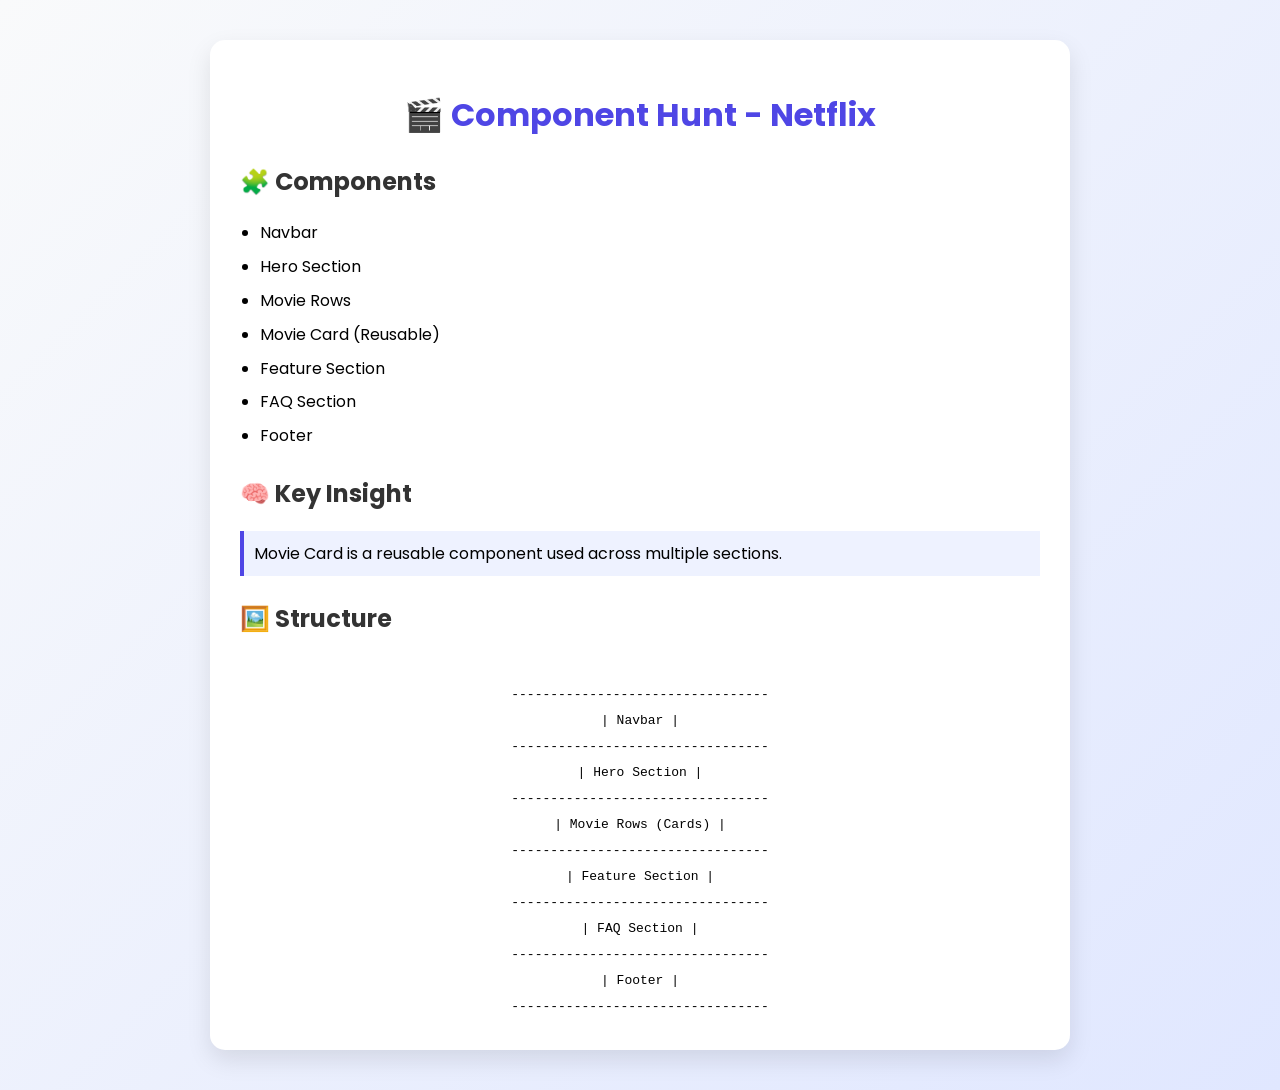
<file: component-hunt/index.html>
<!DOCTYPE html>
<html lang="en">
<head>
    <meta charset="UTF-8">
    <title>Component Hunt - Netflix</title>

    <!-- Google Font -->
    <link href="https://fonts.googleapis.com/css2?family=Poppins:wght@300;500;700&display=swap" rel="stylesheet">

    <style>
        body {
            font-family: 'Poppins', sans-serif;
            margin: 0;
            padding: 40px;
            background: linear-gradient(135deg, #f9fafb, #e0e7ff);
        }

        .container {
            max-width: 800px;
            margin: auto;
            background: white;
            padding: 30px;
            border-radius: 15px;
            box-shadow: 0 10px 25px rgba(0,0,0,0.1);
        }

        h1 {
            text-align: center;
            color: #4f46e5;
            margin-bottom: 20px;
        }

        h2 {
            color: #333;
            margin-top: 25px;
        }

        ul {
            line-height: 1.8; /* 🔥 spacing */
            padding-left: 20px;
        }

        li {
            margin-bottom: 5px;
        }

        p {
            line-height: 1.6;
        }

        /* Structure (no background box, centered) */
        .structure {
            text-align: center;
            font-family: monospace;
            line-height: 2;
            margin-top: 20px;
            white-space: pre-line;
        }

        /* Highlight important line */
        .highlight {
            margin-top: 15px;
            padding: 10px;
            border-left: 4px solid #4f46e5;
            background: #eef2ff;
        }
    </style>
</head>

<body>

<div class="container">

    <h1>🎬 Component Hunt - Netflix</h1>

    <h2>🧩 Components</h2>
    <ul>
        <li>Navbar</li>
        <li>Hero Section</li>
        <li>Movie Rows</li>
        <li>Movie Card (Reusable)</li>
        <li>Feature Section</li>
        <li>FAQ Section</li>
        <li>Footer</li>
    </ul>

    <h2>🧠 Key Insight</h2>
    <div class="highlight">
        Movie Card is a reusable component used across multiple sections.
    </div>

    <h2>🖼️ Structure</h2>

    <div class="structure">
---------------------------------
| Navbar                        |
---------------------------------
|        Hero Section           |
---------------------------------
|  Movie Rows (Cards)           |
---------------------------------
|  Feature Section              |
---------------------------------
|  FAQ Section                  |
---------------------------------
|  Footer                       |
---------------------------------
    </div>

</div>

</body>
</html>
</file>
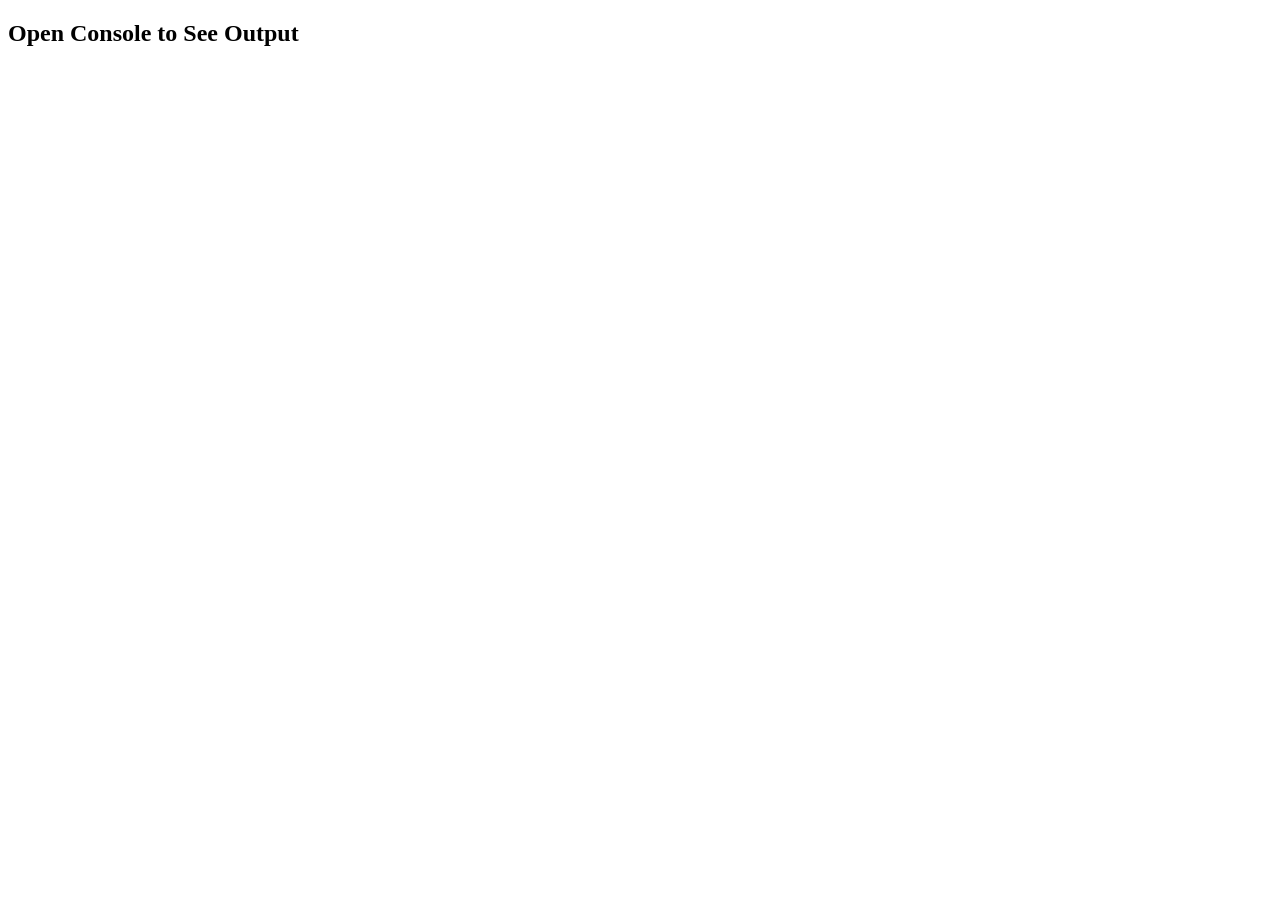
<file: console-challenge/index.html>
<!DOCTYPE html>
<html lang="en">
<head>
    <meta charset="UTF-8">
    <title>Console Challenge</title>
</head>
<body>

    <h2>Open Console to See Output</h2>

    <script src="script.js"></script>
</body>
</html>
</file>
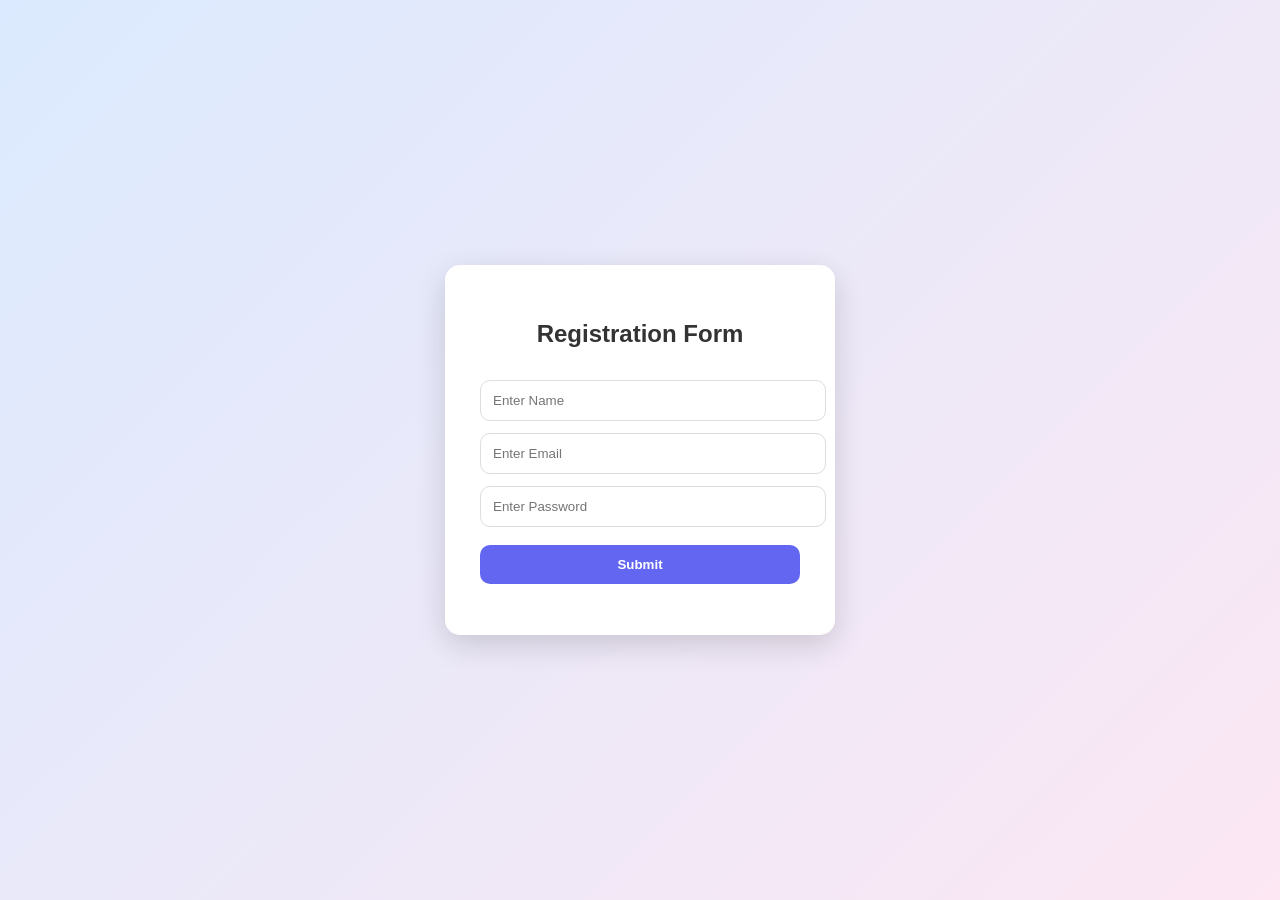
<file: interactive-form/index.html>
<!DOCTYPE html>
<html lang="en">
<head>
    <meta charset="UTF-8">
    <title>Interactive Form</title>
    <link rel="stylesheet" href="style.css">
</head>
<body>

    <div class="form-container">
        <h2>Registration Form</h2>

        <form id="myForm">
            <input type="text" id="name" placeholder="Enter Name">
            <small class="error" id="nameError"></small>

            <input type="email" id="email" placeholder="Enter Email">
            <small class="error" id="emailError"></small>

            <input type="password" id="password" placeholder="Enter Password">
            <small class="error" id="passwordError"></small>

            <button type="submit">Submit</button>
        </form>

        <p id="successMessage"></p>
    </div>

    <script src="script.js"></script>
</body>
</html>
</file>
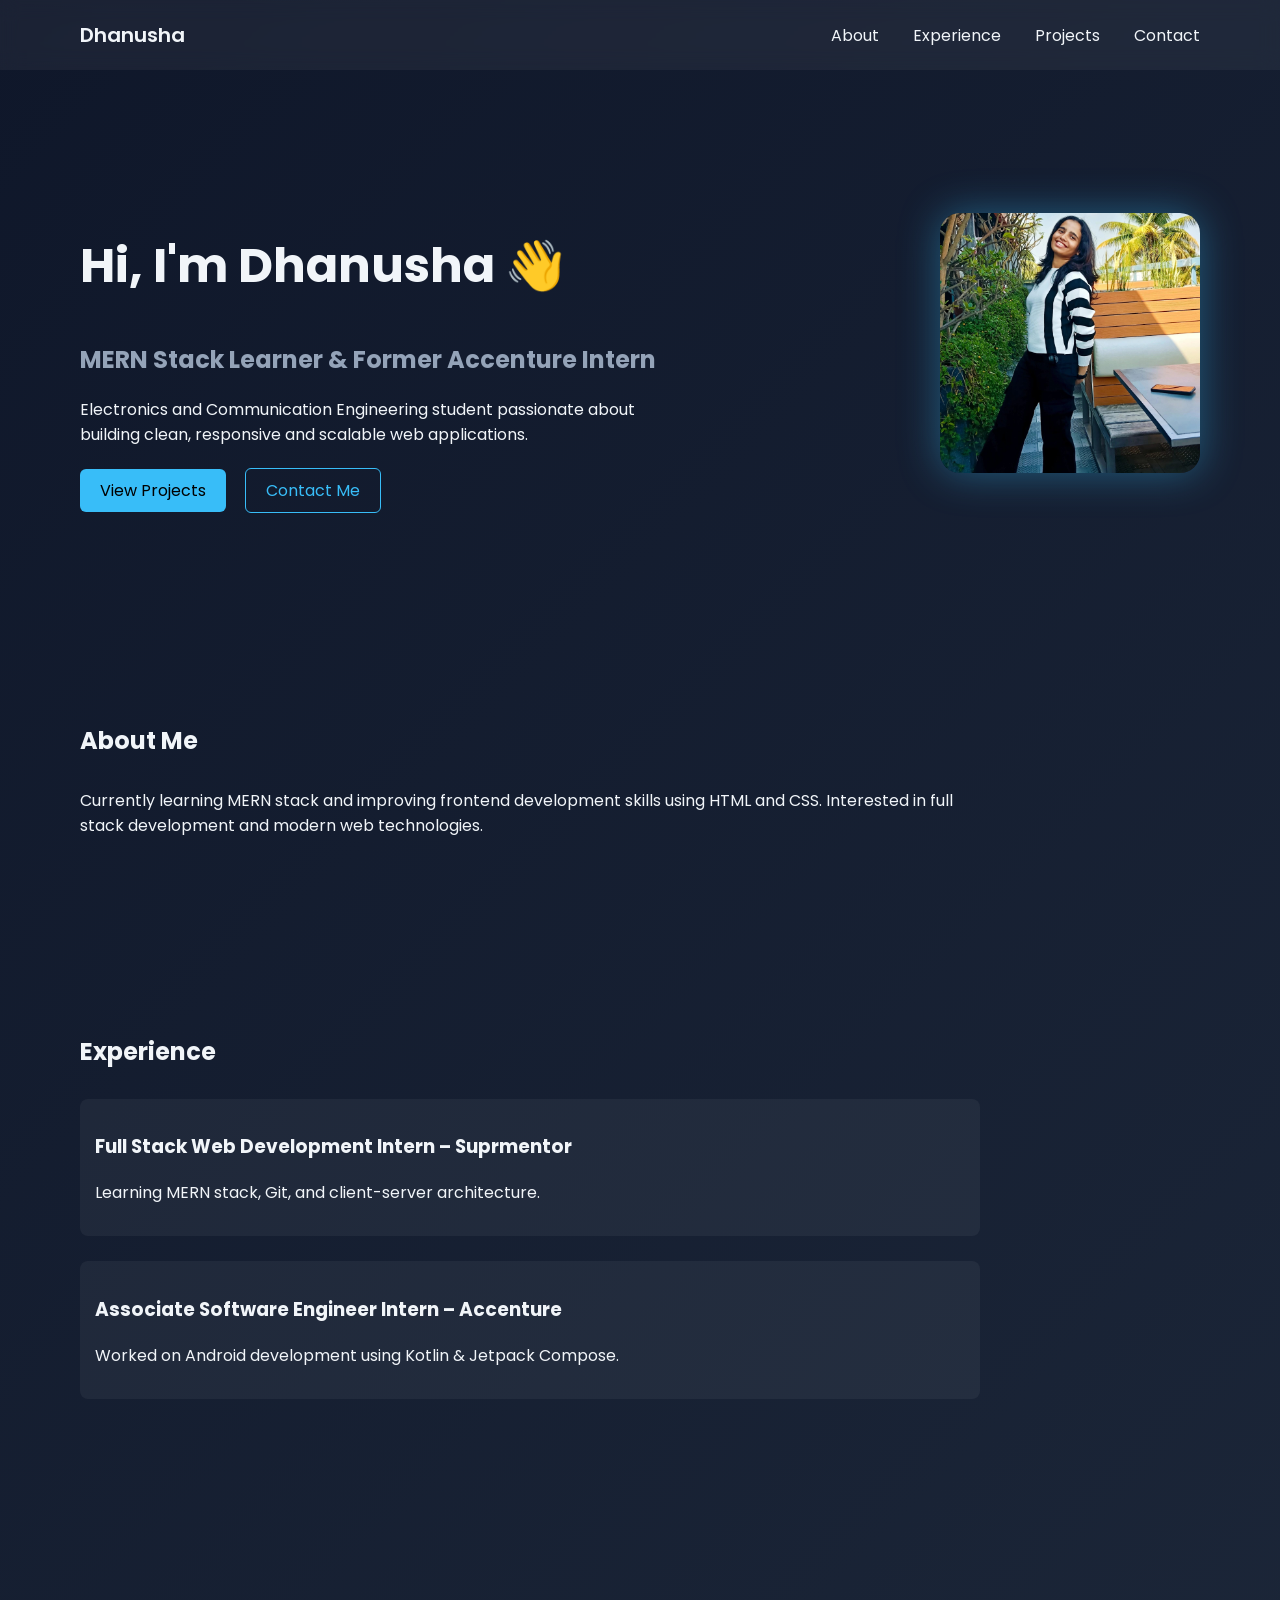
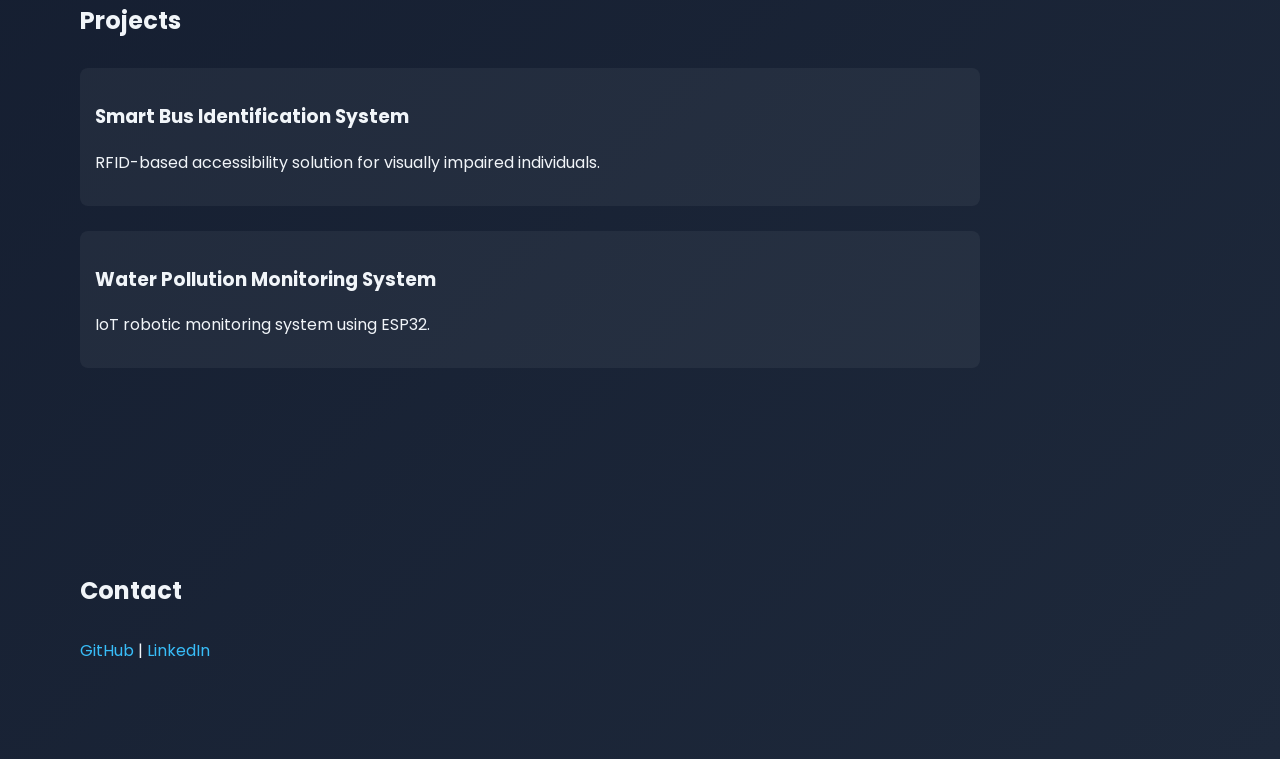
<file: portfolio/index.html>
<!DOCTYPE html>
<html>
<head>
    <title>Dhanusha | Portfolio</title>

    <!-- Google Font -->
    <link href="https://fonts.googleapis.com/css2?family=Poppins:wght@300;400;600&display=swap" rel="stylesheet">

    <link rel="stylesheet" href="style.css">
</head>

<body>

<nav>
    <div class="logo">Dhanusha</div>
    <div class="nav-links">
        <a href="#about">About</a>
        <a href="#experience">Experience</a>
        <a href="#projects">Projects</a>
        <a href="#contact">Contact</a>
    </div>
</nav>

<section class="hero">
    <div class="hero-text">
        <h1 class="reveal">Hi, I'm Dhanusha 👋</h1>
        <h2 class="reveal">MERN Stack Learner & Former Accenture Intern</h2>
        <p class="reveal">
            Electronics and Communication Engineering student passionate about 
            building clean, responsive and scalable web applications.
        </p>

        <div class="hero-buttons reveal">
            <a href="#projects" class="btn">View Projects</a>
            <a href="#contact" class="btn-outline">Contact Me</a>
        </div>
    </div>

    <div class="hero-image reveal">
        <img src="profile copy.jpeg" alt="Profile Photo">
    </div>
</section>

<section id="about" class="section reveal">
    <h2>About Me</h2>
    <p>
        Currently learning MERN stack and improving frontend development 
        skills using HTML and CSS. Interested in full stack development 
        and modern web technologies.
    </p>
</section>

<section id="experience" class="section reveal">
    <h2>Experience</h2>

    <div class="item">
        <h3>Full Stack Web Development Intern – Suprmentor</h3>
        <p>Learning MERN stack, Git, and client-server architecture.</p>
    </div>

    <div class="item">
        <h3>Associate Software Engineer Intern – Accenture</h3>
        <p>Worked on Android development using Kotlin & Jetpack Compose.</p>
    </div>
</section>

<section id="projects" class="section reveal">
    <h2>Projects</h2>

    <div class="item">
        <h3>Smart Bus Identification System</h3>
        <p>RFID-based accessibility solution for visually impaired individuals.</p>
    </div>

    <div class="item">
        <h3>Water Pollution Monitoring System</h3>
        <p>IoT robotic monitoring system using ESP32.</p>
    </div>
</section>

<section id="contact" class="section reveal">
    <h2>Contact</h2>
    <p>
        <a href="https://github.com/" target="_blank">GitHub</a> |
        <a href="https://linkedin.com/" target="_blank">LinkedIn</a>
    </p>
</section>

<script>
    // Scroll reveal animation
    function revealOnScroll() {
        const reveals = document.querySelectorAll('.reveal');
        for (let i = 0; i < reveals.length; i++) {
            const windowHeight = window.innerHeight;
            const elementTop = reveals[i].getBoundingClientRect().top;
            const elementVisible = 100;

            if (elementTop < windowHeight - elementVisible) {
                reveals[i].classList.add("active");
            }
        }
    }

    window.addEventListener("scroll", revealOnScroll);
</script>

</body>
</html>
</file>
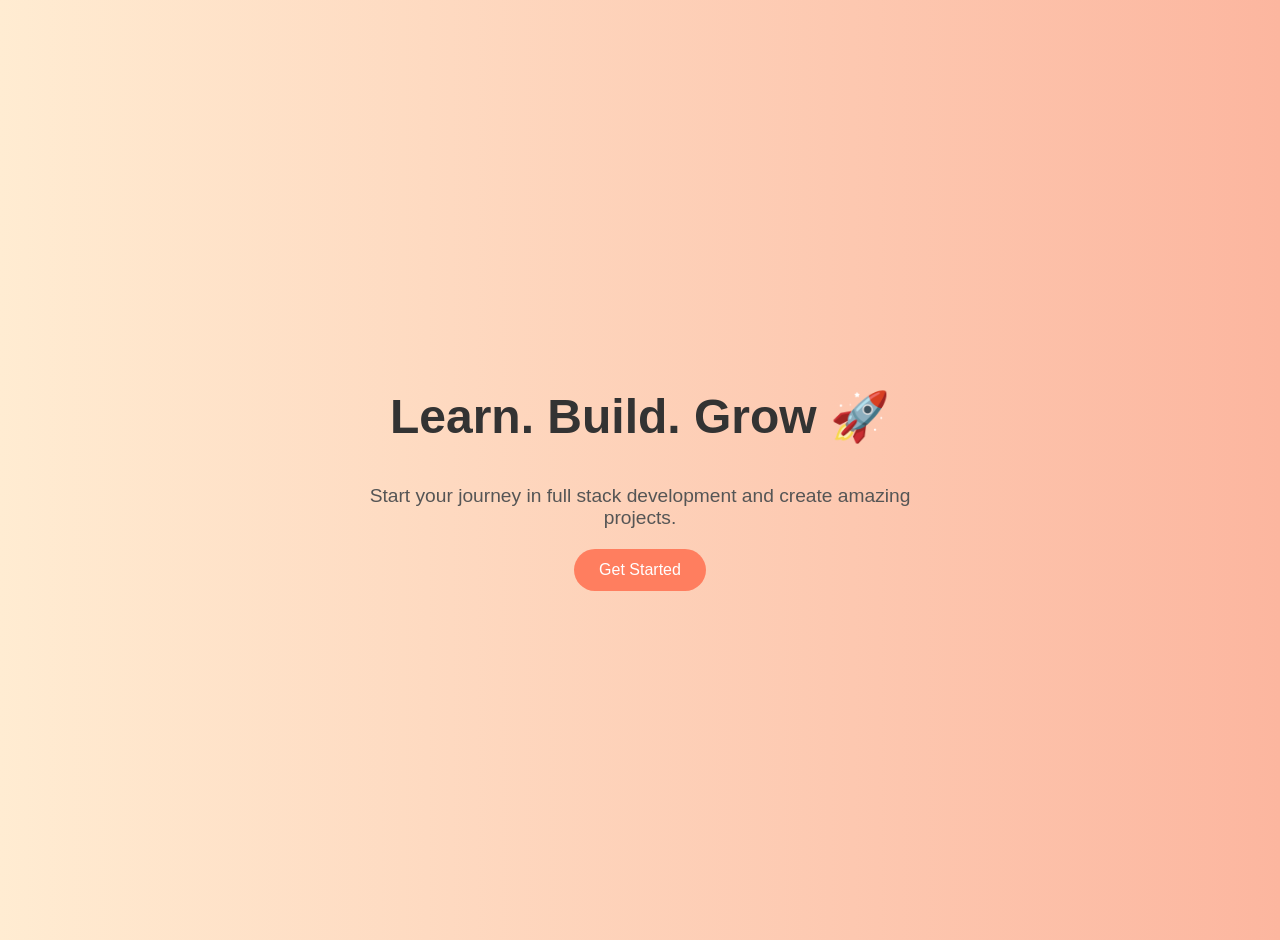
<file: responsive_hero/index.html>
<!DOCTYPE html>
<html lang="en">
<head>
    <meta charset="UTF-8">
    <meta name="viewport" content="width=device-width, initial-scale=1.0">
    <title>Responsive Hero Page</title>
    <link rel="stylesheet" href="style.css">
</head>
<body>

    <section class="hero">
        <div class="hero-text">
            <h1>Learn. Build. Grow 🚀</h1>
            <p>Start your journey in full stack development and create amazing projects.</p>
            <a href="#" class="btn">Get Started</a>
        </div>
    </section>

</body>
</html>
</file>
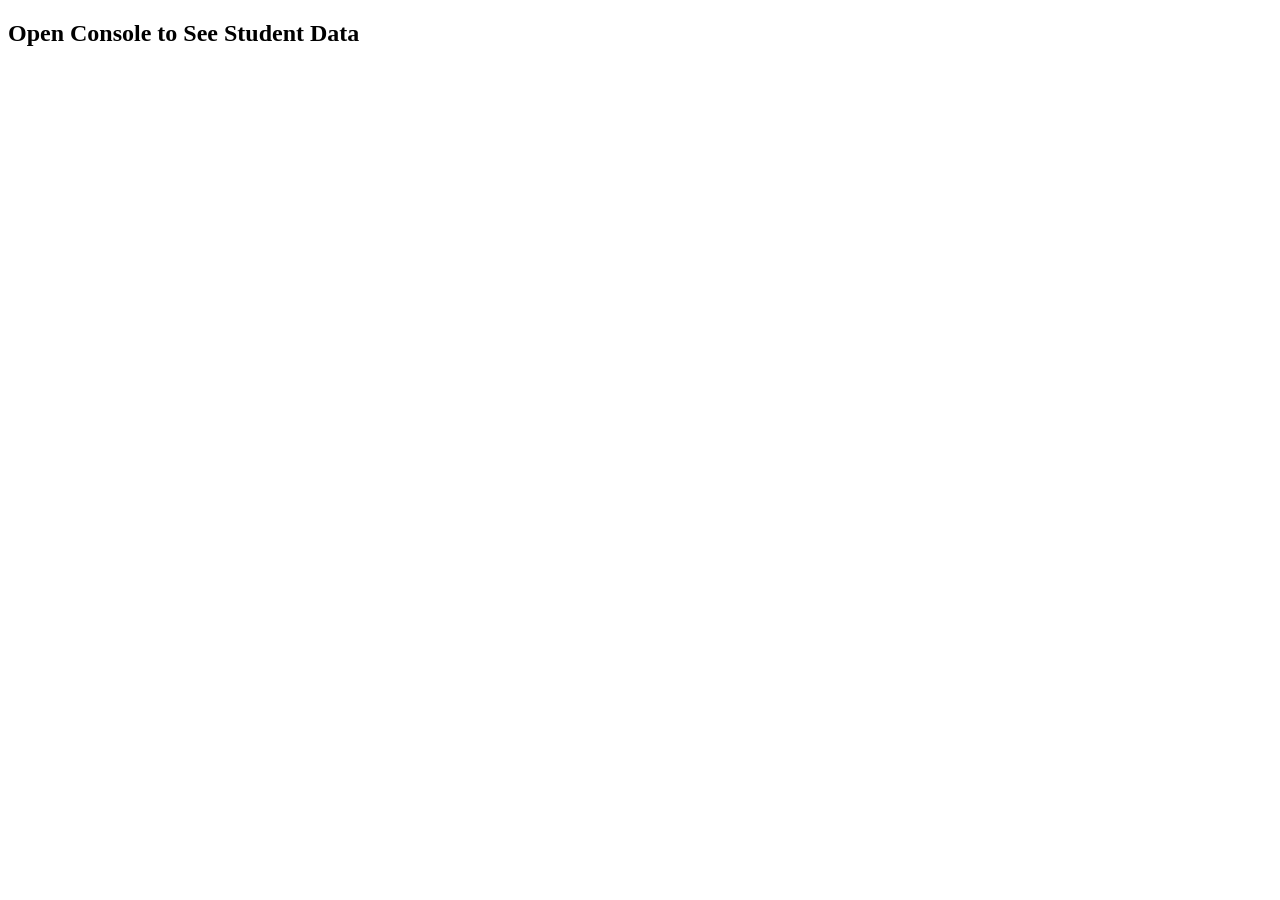
<file: student-manager/index.html>
<!DOCTYPE html>
<html lang="en">
<head>
    <meta charset="UTF-8">
    <title>Student Manager</title>
</head>
<body>

    <h2>Open Console to See Student Data</h2>

    <script src="script.js"></script>
</body>
</html>
</file>
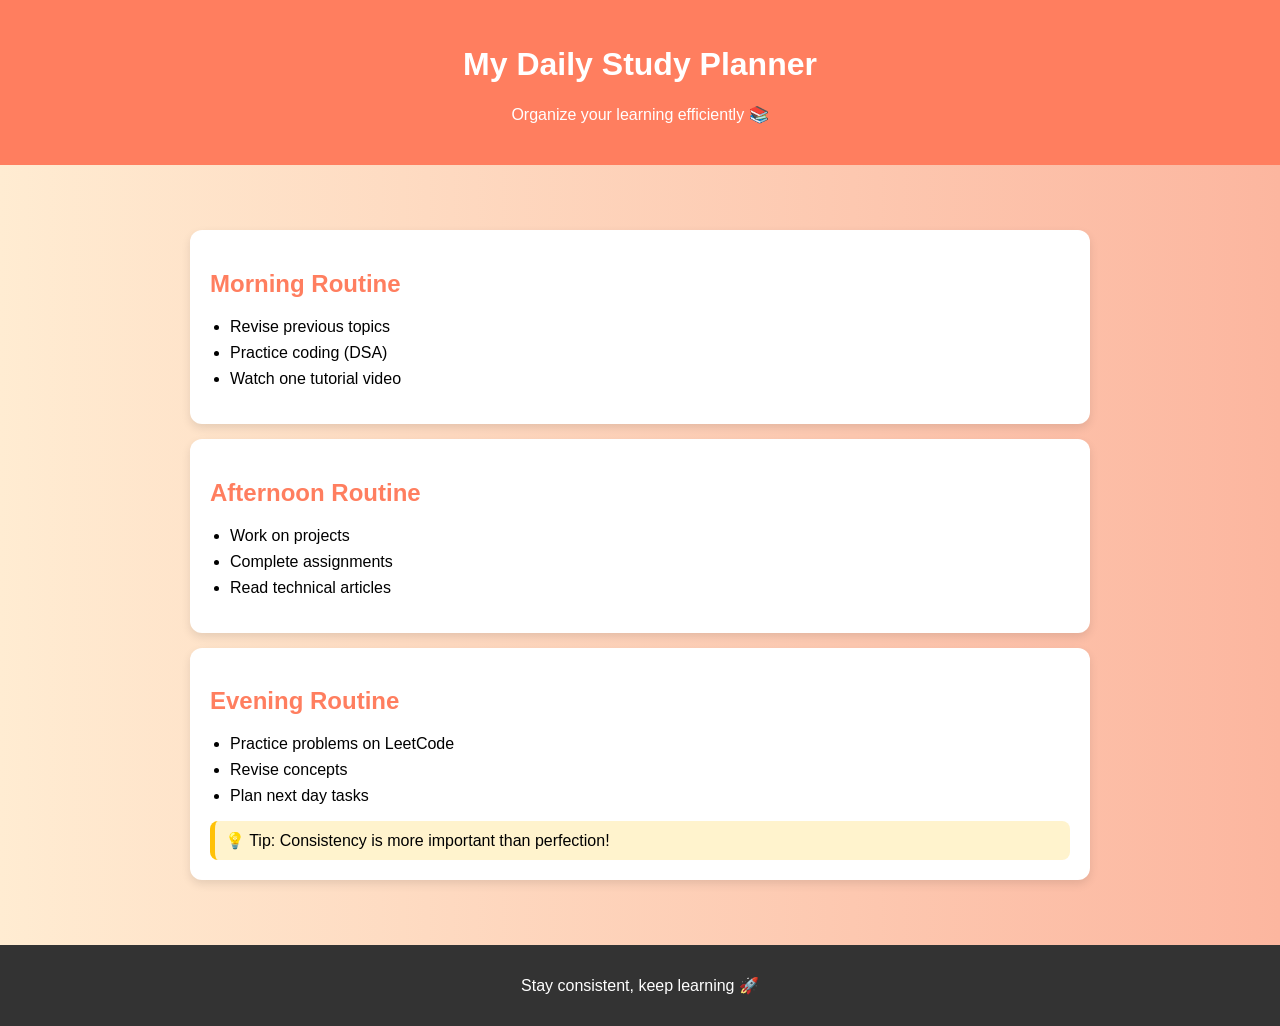
<file: study-planner/index.html>
<!DOCTYPE html>
<html lang="en">
<head>
    <meta charset="UTF-8">
    <meta name="viewport" content="width=device-width, initial-scale=1.0">
    <title>Daily Study Planner</title>
    <link rel="stylesheet" href="style.css">
</head>
<body>

    <header>
        <h1>My Daily Study Planner</h1>
        <p>Organize your learning efficiently 📚</p>
    </header>

    <div class="container">

        <div class="day-card">
            <h2>Morning Routine</h2>
            <ul>
                <li>Revise previous topics</li>
                <li>Practice coding (DSA)</li>
                <li>Watch one tutorial video</li>
            </ul>
        </div>

        <div class="day-card">
            <h2>Afternoon Routine</h2>
            <ul>
                <li>Work on projects</li>
                <li>Complete assignments</li>
                <li>Read technical articles</li>
            </ul>
        </div>

        <div class="day-card">
            <h2>Evening Routine</h2>
            <ul>
                <li>Practice problems on LeetCode</li>
                <li>Revise concepts</li>
                <li>Plan next day tasks</li>
            </ul>

            <div class="highlight">
                💡 Tip: Consistency is more important than perfection!
            </div>
        </div>

    </div>

    <footer>
        <p>Stay consistent, keep learning 🚀</p>
    </footer>

</body>
</html>
</file>
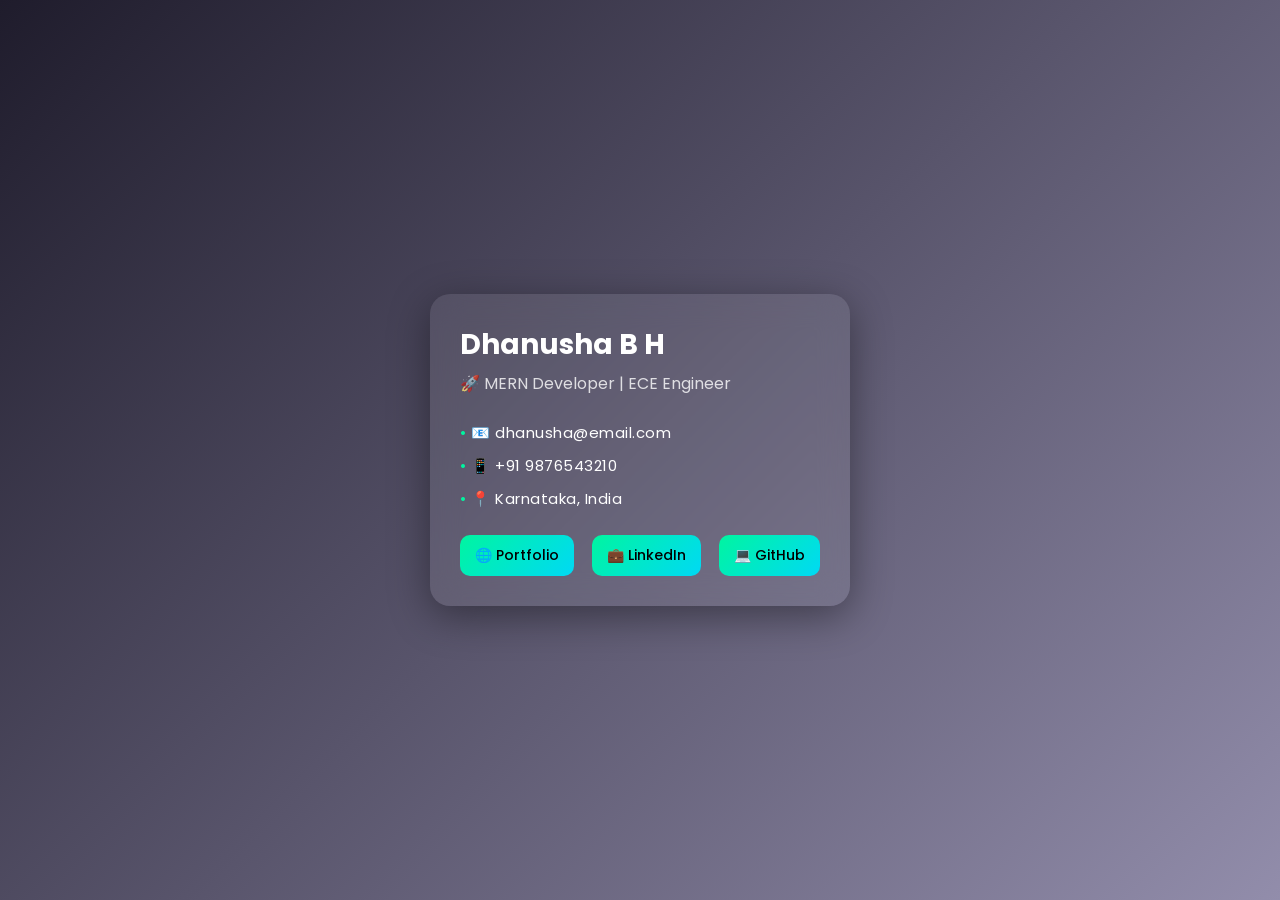
<file: visiting_card/index.html>
<!DOCTYPE html>
<html lang="en">
<head>
    <meta charset="UTF-8">
    <title>Visiting Card</title>
    <link rel="stylesheet" href="style.css">

    <!-- Google Font -->
    <link href="https://fonts.googleapis.com/css2?family=Poppins:wght@300;500;700&display=swap" rel="stylesheet">
</head>
<body>

    <div class="card">
        <div class="top-section">
            <h1>Dhanusha B H</h1>
            <p>🚀 MERN Developer | ECE Engineer</p>
        </div>

        <div class="middle-section">
            <p>📧 dhanusha@email.com</p>
            <p>📱 +91 9876543210</p>
            <p>📍 Karnataka, India</p>
        </div>

        <div class="bottom-section">
            <a href="#">🌐 Portfolio</a>
            <a href="#">💼 LinkedIn</a>
            <a href="#">💻 GitHub</a>
        </div>
    </div>

</body>
</html>
</file>
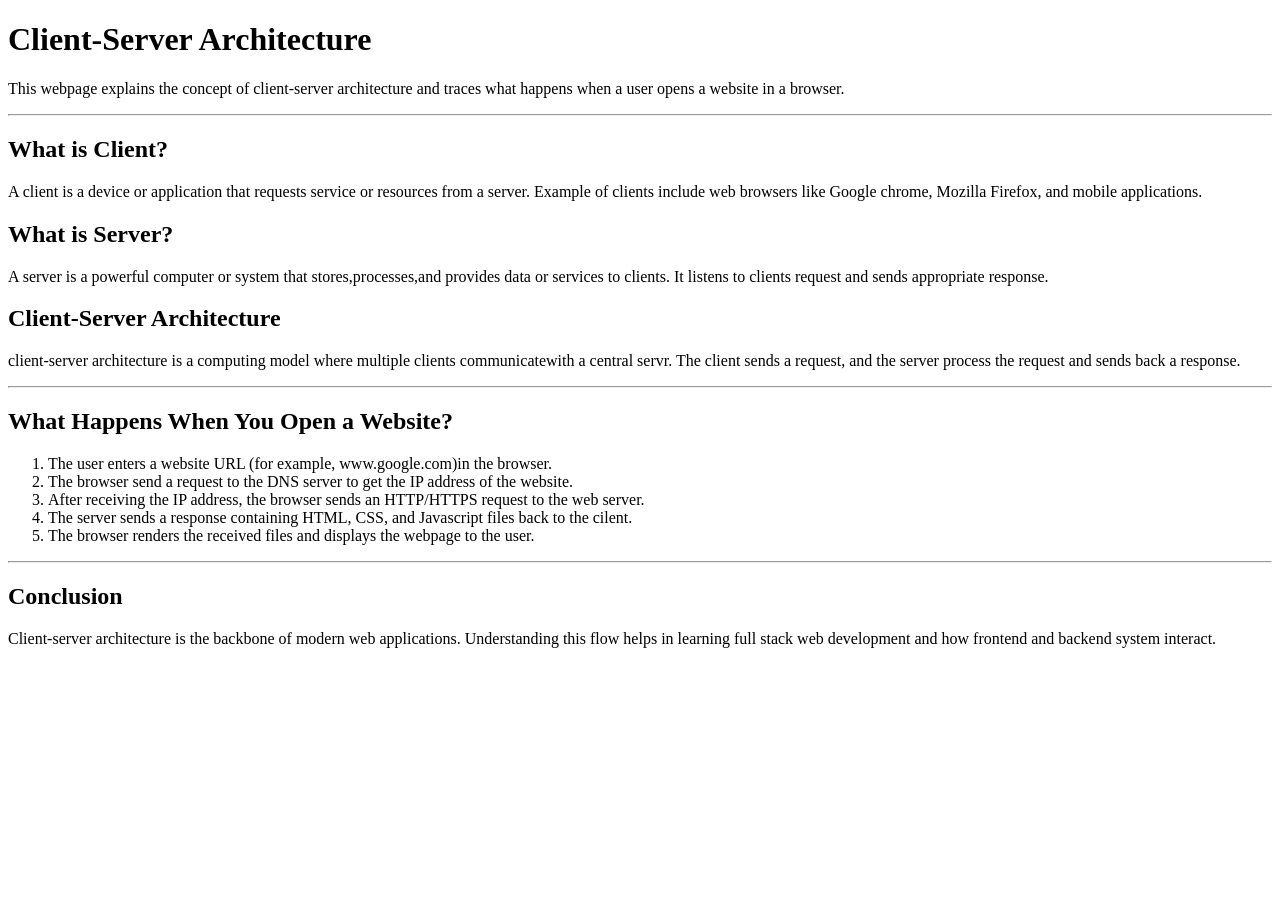
<file: html/client_server.html>
<!DOCTYPE html>
<html>
<head>
    <title>Client Server Architecture</title>
</head>
<body>
    <h1>Client-Server Architecture</h1>

    <p>
        This webpage explains the concept of client-server architecture and traces what happens when a user opens a website in a browser.
    </p>
    <hr>

    <h2>What is Client?</h2>
    <p>
        A client is a device or application that requests service or resources from a server. Example of clients include web browsers like Google chrome, Mozilla Firefox, and mobile applications.
    </p>

    <h2>What is Server?</h2>
    <p>
        A server is a powerful computer or system that stores,processes,and provides data or services to clients. It listens to clients request and sends appropriate response.
    </p>

    <h2>Client-Server Architecture</h2>
    <p>
        client-server architecture is a computing model where multiple clients communicatewith a central servr. The client sends a request, and the server process the request and sends back a response.
    </p>
    <hr>

    <h2>What Happens When You Open a Website?</h2>

    <ol>
        <li>
            The user enters a website URL (for example, www.google.com)in the browser.
        </li>
        <li>
            The browser send a request to the DNS server to get the IP address of the website.
        </li>
        <li>
            After receiving the IP address, the browser sends an HTTP/HTTPS request to the web server.
        </li>
        <li>
            The server sends a response containing HTML, CSS, and Javascript files back to the cilent.
        </li>
        <li>
            The browser renders the received files and displays the webpage to the user.
        </li>
    </ol>
    <hr>
    <h2>Conclusion</h2>
    <p>
        Client-server architecture is the backbone of modern web applications. Understanding this flow helps in learning full stack web development and how frontend and backend system interact.
    </p>
</body>
</html>
</file>
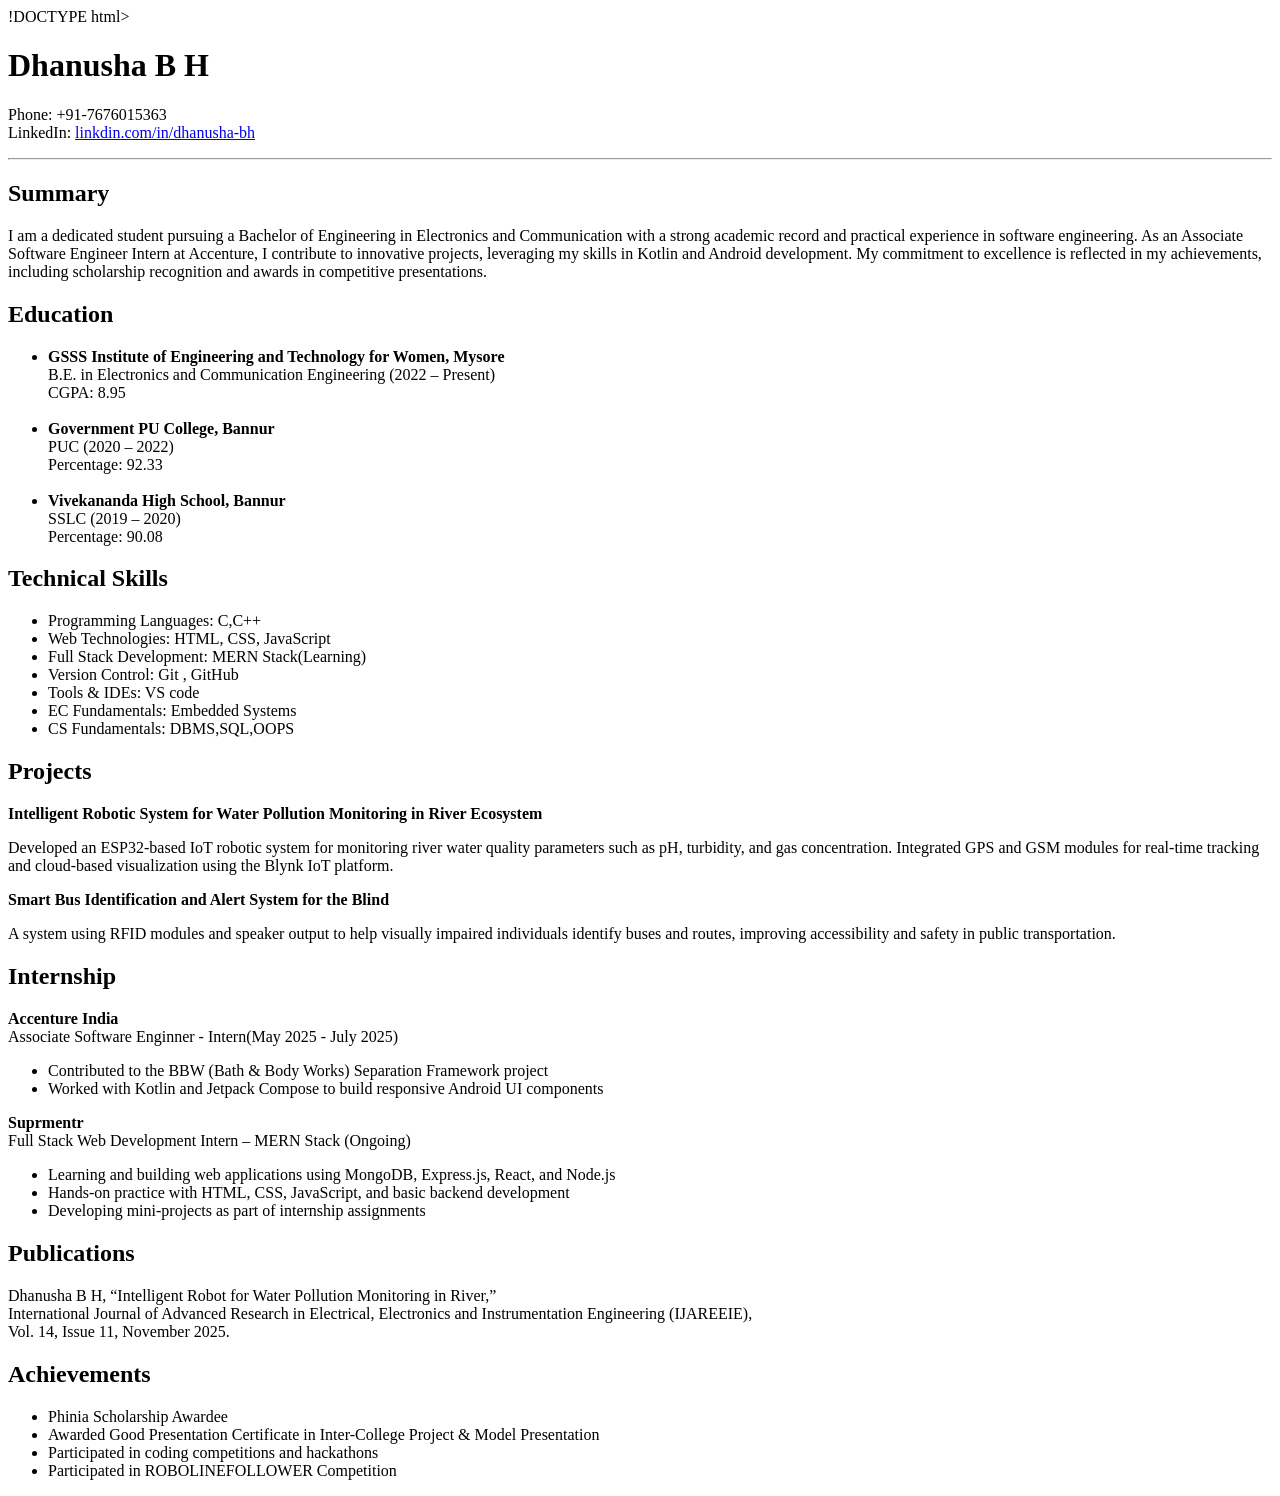
<file: html/resume.html>
!DOCTYPE html>
<html lang="en">
<head>
    <meta charset="UTF-8">
    <meta name="viewport" content="width=device-width, initial-scale=1.0">
    <title>Dhanusha B H - Resume</title>
</head>
<body>
    <h1>Dhanusha B H</h1>
    <P>
        Phone: +91-7676015363<br>
        LinkedIn: <a href="https://www.linkedin.com/in/dhanusha-bh/" target="_blank">linkdin.com/in/dhanusha-bh</a>
    </P>
    <hr>
    <h2>Summary</h2>
    <P>
        I am a dedicated student pursuing a Bachelor of Engineering in Electronics
        and Communication with a strong academic record and practical experience in
        software engineering. As an Associate Software Engineer Intern at Accenture,
        I contribute to innovative projects, leveraging my skills in Kotlin and
        Android development. My commitment to excellence is reflected in my
        achievements, including scholarship recognition and awards in competitive
        presentations.
    </P>
    <h2>Education</h2>
    <ul>
        <li>
            <strong>
                GSSS Institute of Engineering and Technology for Women, Mysore
            </strong><br>B.E. in Electronics and Communication Engineering (2022 – Present)<br>
             CGPA: 8.95
        </li>
        <br>
        <li>
            <strong>
                Government PU College, Bannur
            </strong><br> PUC (2020 – 2022)<br>
             Percentage: 92.33
        </li>
        <br>
        <li>
            <strong>
                Vivekananda High School, Bannur
            </strong><br>SSLC (2019 – 2020)<br>
             Percentage: 90.08
        </li>
    </ul>
    <h2>
        Technical Skills
    </h2>
    <ul>
        <li>
            Programming Languages: C,C++
        </li>
        <li>
            Web Technologies: HTML, CSS, JavaScript
        </li>
        <li>
            Full Stack Development: MERN Stack(Learning)
        </li>
        <li>
            Version Control: Git , GitHub
        </li>
        <li>
            Tools & IDEs: VS code
        </li>
        <li>
            EC Fundamentals: Embedded Systems
        </li>
        <li>
            CS Fundamentals: DBMS,SQL,OOPS
        </li>
    </ul>
    <h2>
        Projects
    </h2>
    <p>
        <strong>
            Intelligent Robotic System for Water Pollution Monitoring in River Ecosystem
        </strong>
    </p>
    <P>
        Developed an ESP32-based IoT robotic system for monitoring river water
        quality parameters such as pH, turbidity, and gas concentration. Integrated
        GPS and GSM modules for real-time tracking and cloud-based visualization
        using the Blynk IoT platform.
    </P>
    <P>
        <strong>
            Smart Bus Identification and Alert System for the Blind
        </strong>
        <P>
        A system using RFID modules and speaker output to help visually impaired
        individuals identify buses and routes, improving accessibility and safety
        in public transportation.
        </P>
    </P>
    <h2>
        Internship
    </h2>
    <P>
        <strong>
            Accenture India
        </strong><br>
        Associate Software Enginner - Intern(May 2025 - July 2025)
    </P><ul>
        <li>
            Contributed to the BBW (Bath & Body Works) Separation Framework project
        </li>
        <li>
            Worked with Kotlin and Jetpack Compose to build responsive Android UI components
        </li>
    </ul>
    <p>
        <strong>
            Suprmentr
        </strong><br>
         Full Stack Web Development Intern – MERN Stack (Ongoing)
    </p><ul>
    <li>Learning and building web applications using MongoDB, Express.js, React, and Node.js</li>
    <li>Hands-on practice with HTML, CSS, JavaScript, and basic backend development</li>
    <li>Developing mini-projects as part of internship assignments</li>
    </ul>
    <h2>
        Publications
    </h2>
    <p>
        Dhanusha B H, “Intelligent Robot for Water Pollution Monitoring in River,”<br>
        International Journal of Advanced Research in Electrical, Electronics and
        Instrumentation Engineering (IJAREEIE),<br>
        Vol. 14, Issue 11, November 2025.
    </p>
    <h2>Achievements</h2>
<ul>
    <li>Phinia Scholarship Awardee </li>
    <li>Awarded Good Presentation Certificate in Inter-College Project & Model Presentation</li>
    <li>Participated in coding competitions and hackathons</li>
    <li>Participated in ROBOLINEFOLLOWER Competition</li>
</ul>
</body>
</html>
</file>
<file: interactive-form/style.css>
/* Reset */
body {
    margin: 0;
    font-family: 'Segoe UI', sans-serif;
    height: 100vh;

    /* FIXED BACKGROUND */
    background: linear-gradient(135deg, #dbeafe, #fce7f3);

    display: flex;
    justify-content: center;
    align-items: center;
}

/* Container */
.form-container {
    background: #ffffff;
    padding: 35px;
    border-radius: 15px;
    width: 320px;
    box-shadow: 0 10px 30px rgba(0,0,0,0.15);
}

/* Title */
h2 {
    text-align: center;
    margin-bottom: 20px;
    color: #333;
}

/* Inputs */
input {
    width: 100%;
    padding: 12px;
    margin-top: 12px;
    border: 1px solid #ddd;
    border-radius: 10px;
    outline: none;
    transition: 0.3s;
}

/* Focus effect */
input:focus {
    border-color: #6366f1;
    box-shadow: 0 0 6px rgba(99, 102, 241, 0.3);
}

/* Button */
button {
    width: 100%;
    margin-top: 18px;
    padding: 12px;
    border: none;
    border-radius: 10px;

    /* NICE COLOR */
    background: #6366f1;

    color: white;
    font-weight: 600;
    cursor: pointer;
    transition: 0.3s;
}

/* Button hover */
button:hover {
    background: #4f46e5;
}

/* Error */
.error {
    color: #ef4444;
    font-size: 12px;
    margin-top: 5px;
}

/* Success */
#successMessage {
    margin-top: 15px;
    color: #16a34a;
    text-align: center;
    font-weight: 500;
}
</file>
<file: portfolio/style.css>
html {
    scroll-behavior: smooth;
}

body {
    margin: 0;
    font-family: 'Poppins', sans-serif;
    background: linear-gradient(135deg, #0f172a, #1e293b);
    color: #f1f5f9;
}

nav {
    display: flex;
    justify-content: space-between;
    align-items: center;
    padding: 20px 80px;
    backdrop-filter: blur(10px);
    background: rgba(255, 255, 255, 0.05);
    position: sticky;
    top: 0;
}

.logo {
    font-weight: 600;
    font-size: 20px;
}

.nav-links a {
    margin-left: 30px;
    text-decoration: none;
    color: #f1f5f9;
    transition: 0.3s;
}

.nav-links a:hover {
    color: #38bdf8;
}

.hero {
    display: flex;
    justify-content: space-between;
    align-items: center;
    padding: 120px 80px;
}

.hero-text {
    max-width: 600px;
}

.hero-text h1 {
    font-size: 48px;
}

.hero-text h2 {
    color: #94a3b8;
    margin-bottom: 20px;
}

.hero-text p {
    margin-bottom: 30px;
    line-height: 1.6;
}

.hero-image img {
    width: 260px;
    height: 260px;
    object-fit: cover;
    border-radius: 20px;
    box-shadow: 0 0 40px rgba(56,189,248,0.4);
    animation: float 4s ease-in-out infinite;
}


.btn, .btn-outline {
    padding: 10px 20px;
    border-radius: 6px;
    text-decoration: none;
    margin-right: 15px;
    transition: 0.3s;
}

.btn {
    background: #38bdf8;
    color: black;
}

.btn:hover {
    background: #0ea5e9;
    transform: translateY(-3px);
}

.btn-outline {
    border: 1px solid #38bdf8;
    color: #38bdf8;
}

.btn-outline:hover {
    background: #38bdf8;
    color: black;
    transform: translateY(-3px);
}

.section {
    padding: 80px;
    max-width: 900px;
}

.section h2 {
    margin-bottom: 30px;
}

.item {
    margin-bottom: 25px;
    padding: 15px;
    background: rgba(255,255,255,0.05);
    border-radius: 8px;
    transition: 0.3s;
}

.item:hover {
    transform: translateY(-5px);
    background: rgba(255,255,255,0.08);
}

a {
    color: #38bdf8;
    text-decoration: none;
}

a:hover {
    text-decoration: underline;
}

/* Scroll Reveal */
.reveal {
    opacity: 0;
    transform: translateY(40px);
    transition: 0.8s ease;
}

.reveal.active {
    opacity: 1;
    transform: translateY(0);
}

@media (max-width: 900px) {
    .hero {
        flex-direction: column;
        text-align: center;
    }

    nav {
        padding: 20px;
        flex-direction: column;
    }

    .section {
        padding: 40px 20px;
    }

    .hero-image {
        margin-top: 40px;
    }
}
@keyframes float {
    0% { transform: translateY(0px); }
    50% { transform: translateY(-10px); }
    100% { transform: translateY(0px); }
}
</file>
<file: responsive_hero/style.css>
/* Reset */
body {
    margin: 0;
    font-family: 'Segoe UI', sans-serif;
}

/* Hero Section */
.hero {
    display: flex;
    justify-content: center;
    align-items: center;
    text-align: center;
    min-height: 100vh;
    padding: 20px;
    background: linear-gradient(to right, #ffecd2, #fcb69f);
}

/* Text */
.hero-text {
    max-width: 600px;
}

.hero-text h1 {
    font-size: 3rem;
    color: #333;
}

.hero-text p {
    font-size: 1.2rem;
    margin: 20px 0;
    color: #555;
}

/* Button */
.btn {
    text-decoration: none;
    background: #ff7e5f;
    color: white;
    padding: 12px 25px;
    border-radius: 25px;
    display: inline-block;
    transition: 0.3s;
}

.btn:hover {
    background: #ff9a76;
}

/* Responsive */
@media (max-width: 768px) {
    .hero-text h1 {
        font-size: 2rem;
    }

    .hero-text p {
        font-size: 1rem;
    }
}
</file>
<file: study-planner/style.css>
/* styles.css */
body {
    margin: 0;
    font-family: 'Segoe UI', sans-serif;
    background: linear-gradient(to right, #ffecd2, #fcb69f);
}

header {
    text-align: center;
    padding: 25px;
    background-color: #ff7e5f;
    color: white;
}

.container {
    max-width: 900px;
    margin: 30px auto;
    padding: 20px;
}

.day-card {
    background: white;
    padding: 20px;
    margin: 15px 0;
    border-radius: 12px;
    box-shadow: 0 4px 10px rgba(0,0,0,0.1);
}

.day-card h2 {
    color: #ff7e5f;
}

ul {
    padding-left: 20px;
}

li {
    margin: 8px 0;
}

.highlight {
    background: #fff3cd;
    padding: 10px;
    border-left: 5px solid #ffc107;
    margin-top: 10px;
    border-radius: 8px;
}

footer {
    text-align: center;
    padding: 15px;
    background: #333;
    color: white;
    margin-top: 20px;
}
.day-card:hover {
    transform: translateY(-5px);
    transition: 0.3s;
}
</file>
<file: visiting_card/style.css>
* {
    margin: 0;
    padding: 0;
    box-sizing: border-box;
}

body {
    font-family: 'Poppins', sans-serif;
    height: 100vh;
    display: flex;
    justify-content: center;
    align-items: center;
    background: linear-gradient(135deg, #1f1c2c, #928dab);
}

/* CARD */
.card {
    width: 420px;
    padding: 30px;
    border-radius: 20px;
    backdrop-filter: blur(15px);
    background: rgba(255, 255, 255, 0.08);
    box-shadow: 0 10px 40px rgba(0,0,0,0.4);
    color: white;
    transition: 0.4s;
}

.card:hover {
    transform: translateY(-10px) scale(1.02);
}

/* TOP */
.top-section h1 {
    font-size: 28px;
    font-weight: 700;
}

.top-section p {
    margin-top: 5px;
    opacity: 0.8;
}

/* MIDDLE */
.middle-section {
    margin: 25px 0;
}

.middle-section p {
    margin: 10px 0;
    font-size: 15px;
    letter-spacing: 0.5px;
}

/* DIVIDER EFFECT */
.middle-section p::before {
    content: "• ";
    color: #00f5a0;
}

/* BOTTOM BUTTONS */
.bottom-section {
    display: flex;
    justify-content: space-between;
}

.bottom-section a {
    text-decoration: none;
    padding: 10px 15px;
    border-radius: 10px;
    background: linear-gradient(135deg, #00f5a0, #00d9f5);
    color: black;
    font-weight: 500;
    font-size: 14px;
    transition: 0.3s;
}

.bottom-section a:hover {
    transform: scale(1.1);
}
</file>
